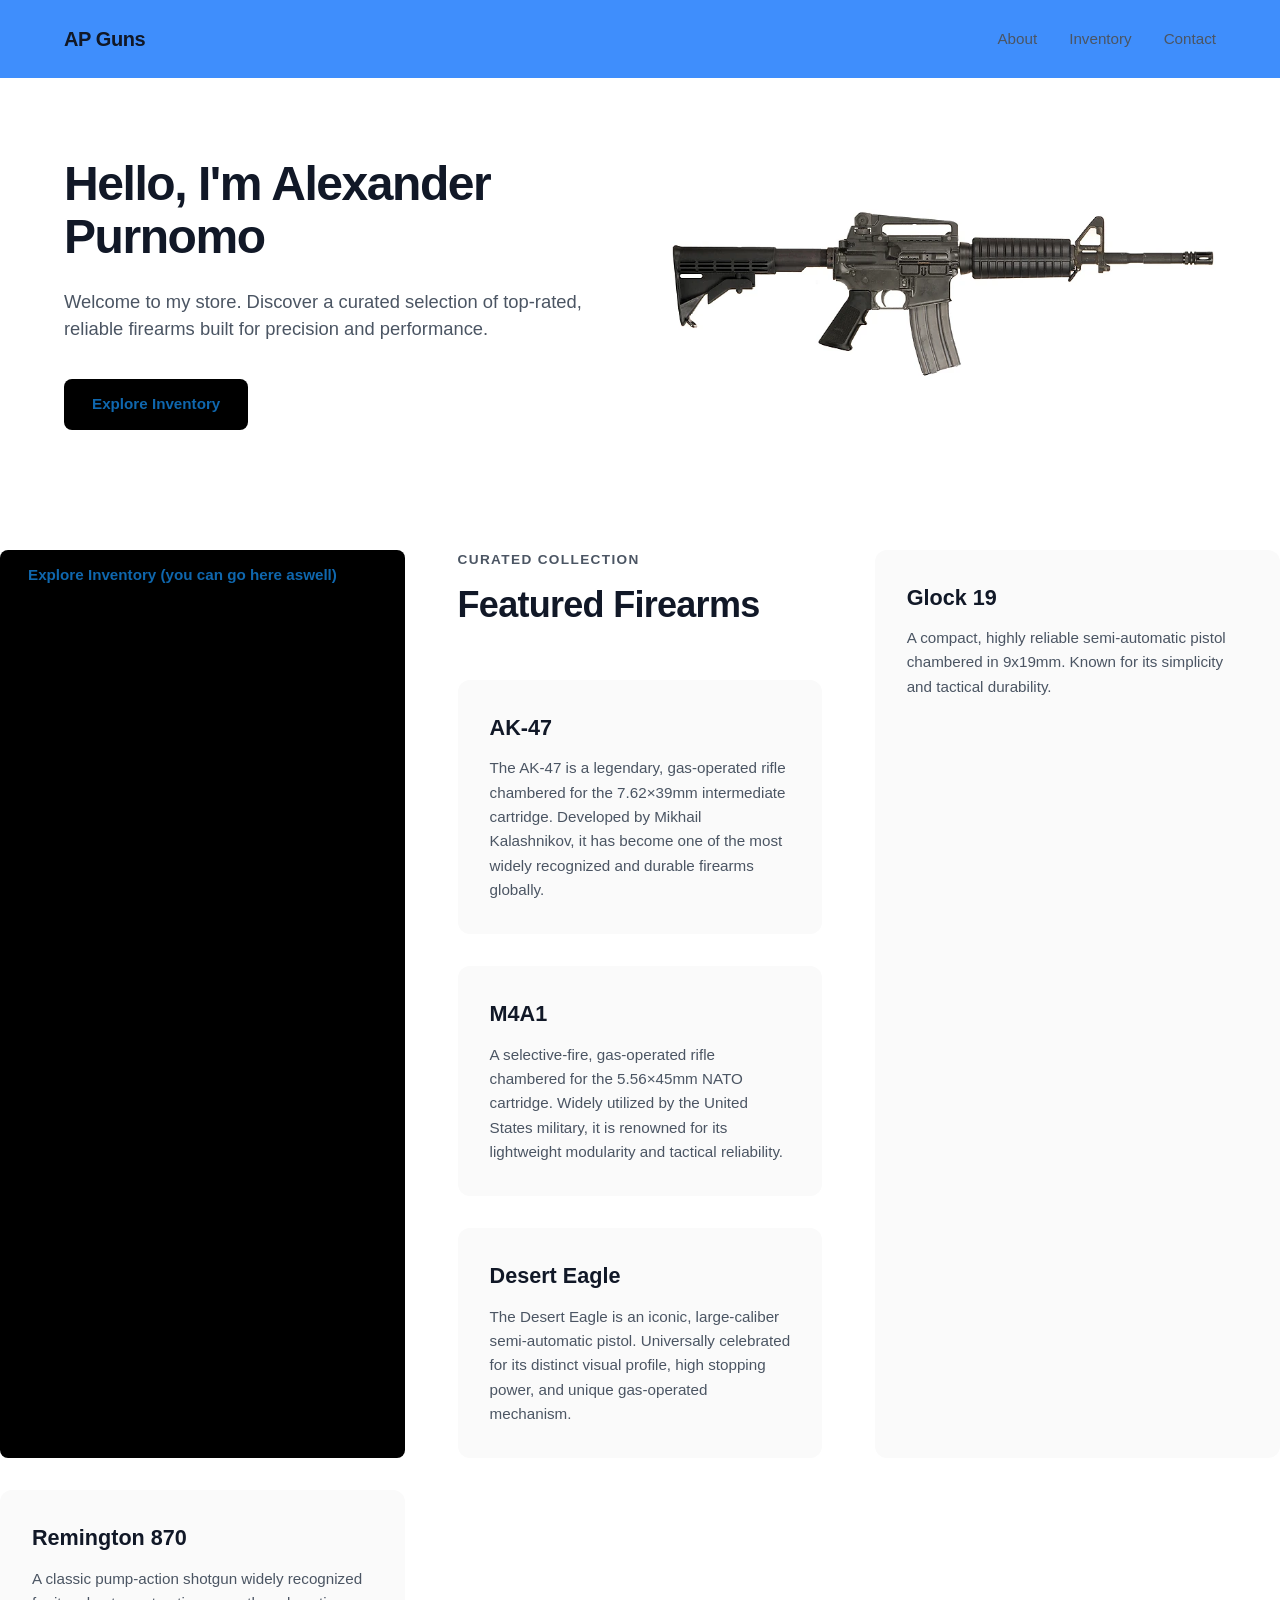
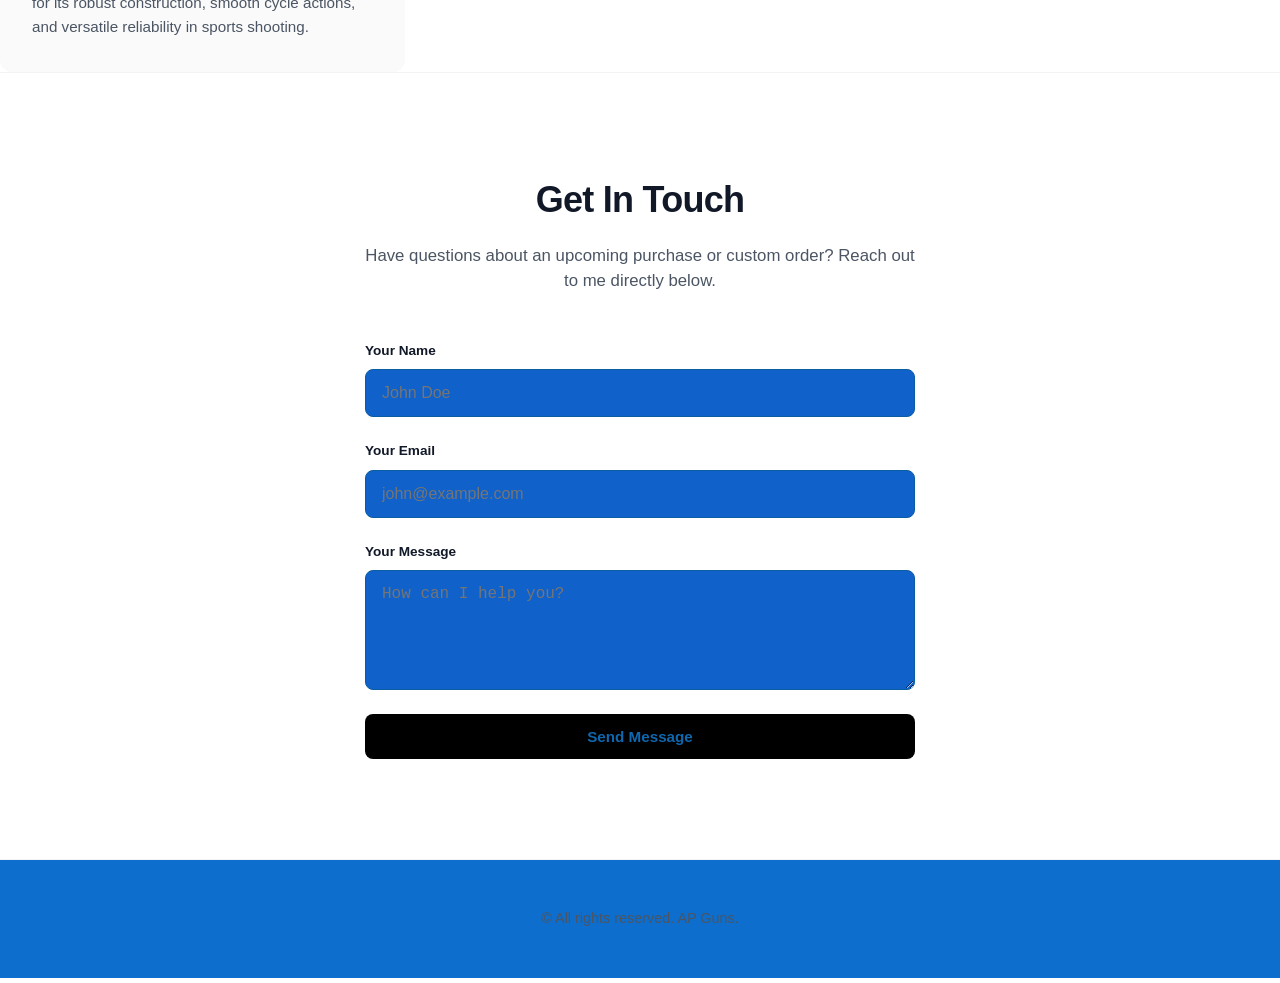
<file: index.html>
<!DOCTYPE html>
<html lang="en">
<head>
    <meta charset="UTF-8">
    <meta name="viewport" content="width=device-width, initial-scale=1.0">
    <title>Our Inventory</title>
    <!-- Both files link to the exact same style sheet -->
    <link rel="stylesheet" href="style.css"> 
</head>
<body>

    <!-- Navigation -->
    <header>
        <div class="container header-flex">
            <a href="#" class="logo">AP Guns</a>
            <nav>
                <ul class="nav-links">
                    <li><a href="about.html">About</a></li>
                    <li><a href="inventory.html">Inventory</a></li>
                    <li><a href="contact.html">Contact</a></li>
                </ul>
            </nav>
        </div>
    </header>

    <!-- Hero / About Section -->
    <section id="about" class="hero-section">
        <div class="container hero-grid">
            <div class="hero-text">
                <h2>Hello, I'm Alexander Purnomo</h2>
                <p>Welcome to my store. Discover a curated selection of top-rated, reliable firearms built for precision and performance.</p>
                <a href="inventory.html" class="btn">Explore Inventory</a>
            </div>
            <div class="hero-image-wrapper">
                <img src="ColtM4A1.webp" alt="Featured Firearm M4A1" class="hero-img">
            </div>
        </div>
    </section>

<div class="inventory-grid">

    <!-- Inside index.html - Hero Section -->
     <a href="inventory.html" class="btn">Explore Inventory (you can go here aswell)</a>
        <div class="container">
            <p class="section-subtitle">Curated Collection</p>
            <h2 class="section-title">Featured Firearms</h2>
            
            <div class="inventory-grid">
                <article class="item-card">
                    <div class="item-details">
                        <h3>AK-47</h3>
                        <p>The AK-47 is a legendary, gas-operated rifle chambered for the 7.62×39mm intermediate cartridge. Developed by Mikhail Kalashnikov, it has become one of the most widely recognized and durable firearms globally.</p>
                    </div>
                </article>

                <article class="item-card">
                    <div class="item-details">
                        <h3>M4A1</h3>
                        <p>A selective-fire, gas-operated rifle chambered for the 5.56×45mm NATO cartridge. Widely utilized by the United States military, it is renowned for its lightweight modularity and tactical reliability.</p>
                    </div>
                </article>

                <article class="item-card">
                    <div class="item-details">
                        <h3>Desert Eagle</h3>
                        <p>The Desert Eagle is an iconic, large-caliber semi-automatic pistol. Universally celebrated for its distinct visual profile, high stopping power, and unique gas-operated mechanism.</p>
                    </div>
                </article>
            </div>
        </div>
    </section>
    
    <!-- 4. NEW PRODUCT: Glock 19 Card -->
            <article class="item-card">
                <div class="item-details">
                    <h3>Glock 19</h3>
                    <p>A compact, highly reliable semi-automatic pistol chambered in 9x19mm. Known for its simplicity and tactical durability.</p>
                </div>
            </article>

            <!-- 5. NEW PRODUCT: Remington 870 Card -->
            <article class="item-card">
                <div class="item-details">
                    <h3>Remington 870</h3>
                    <p>A classic pump-action shotgun widely recognized for its robust construction, smooth cycle actions, and versatile reliability in sports shooting.</p>
                </div>
            </article>
        </div>
    </div>
</section>



    <!-- Contact Section -->
    <section id="contact" class="contact-section">
        <div class="container small-container">
            <h2 class="section-title text-center">Get In Touch</h2>
            <p class="section-desc text-center">Have questions about an upcoming purchase or custom order? Reach out to me directly below.</p>
            
            <form class="contact-form">
                <div class="form-group">
                    <label for="name">Your Name</label>
                    <input type="text" id="name" placeholder="John Doe" required>
                </div>
                <div class="form-group">
                    <label for="email">Your Email</label>
                    <input type="email" id="email" placeholder="john@example.com" required>
                </div>
                <div class="form-group">
                    <label for="message">Your Message</label>
                    <textarea id="message" rows="5" placeholder="How can I help you?" required></textarea>
                </div>
                <button type="submit" class="btn btn-full">Send Message</button>
            </form>
        </div>
    </section>

    <!-- Footer -->
    <footer>
        <div class="container">
            <p>&copy; All rights reserved. AP Guns.</p>
        </div>
    </footer>

</body>
</html>
</file>
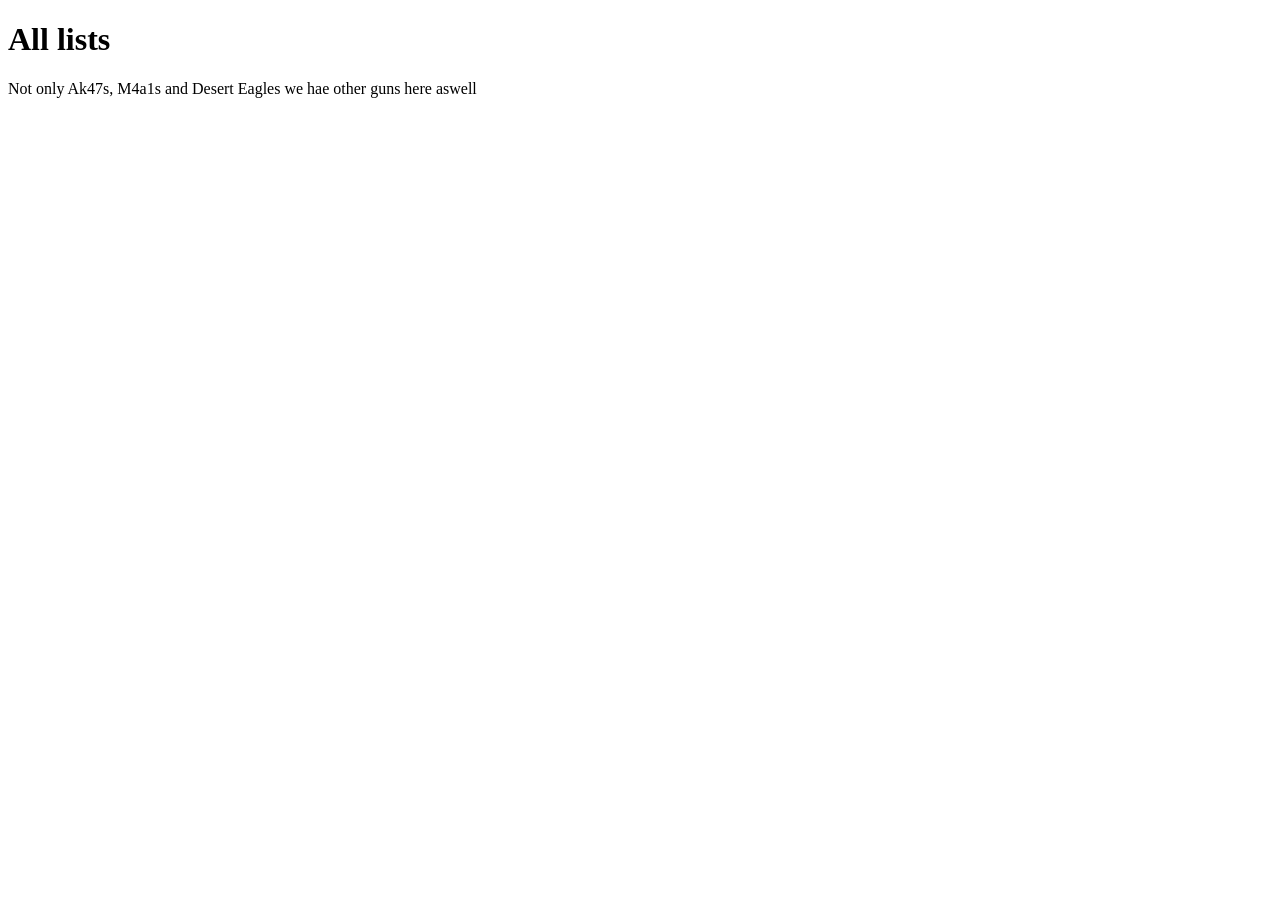
<file: APGuns.html>
<!DOCTYPE html>
<html lang="en">
<head>
    <meta charset="UTF-8">
    <meta name="viewport" content="width=device-width, initial-scale=1.0">
    <title>Document</title>
</head>
<body>
    <h1>All lists</h1>
    <p>Not only Ak47s, M4a1s and Desert Eagles we hae other guns here aswell</p>
</body>
</html>
</file>
<file: style.css>
/* Modern Typography & Reset */
* {
    margin: 0;
    padding: 0;
    box-sizing: border-box;
}

html {
    scroll-behavior: smooth;
}

:root {
    --bg-color: #ffffff;
    --text-primary: #111827;
    --text-secondary: #4b5563;
    --accent-color: #000000; /* Sophisticated modern black accent */
    --accent-hover: #2563eb; /* Modern vibrant blue for interaction */
    --border-subtle: #f3f4f6;
    --card-bg: #fafafa;
}

body {
    font-family: -apple-system, BlinkMacSystemFont, "Segoe UI", Roboto, Helvetica, Arial, sans-serif;
    color: var(--text-primary);
    background-color: var(--bg-color);
    line-height: 1.5;
    -webkit-font-smoothing: antialiased;
}

/* Layout Utilities */
.container {
    width: 90%;
    max-width: 1200px;
    margin: 0 auto;
}

.small-container {
    max-width: 550px;
}

/* Navigation Header */
header {
    background: rgba(15, 114, 252, 0.8);
    backdrop-filter: blur(8px); /* Modern blurred background effect */
    position: sticky;
    top: 0;
    z-index: 100;
    padding: 24px 0;
}

.header-flex {
    display: flex;
    justify-content: space-between;
    align-items: center;
}

.logo {
    font-size: 1.25rem;
    font-weight: 700;
    letter-spacing: -0.02em;
    text-decoration: none;
    color: var(--text-primary);
}

.nav-links {
    display: flex;
    list-style: none;
    gap: 32px;
}

.nav-links a {
    text-decoration: none;
    color: var(--text-secondary);
    font-size: 0.95rem;
    font-weight: 500;
    transition: color 0.2s ease;
}

.nav-links a:hover {
    color: var(--accent-hover);
}

/* Modern Side-by-Side Hero Section */
.hero-section {
    padding: 80px 0 120px 0;
}

.hero-grid {
    display: grid;
    grid-template-columns: 1fr 1fr;
    gap: 60px;
    align-items: center;
}

@media (max-width: 768px) {
    .hero-grid {
        grid-template-columns: 1fr;
        text-align: center;
        gap: 40px;
    }
}

.hero-text h2 {
    font-size: 3rem;
    font-weight: 800;
    letter-spacing: -0.03em;
    line-height: 1.1;
    margin-bottom: 24px;
}

.hero-text p {
    font-size: 1.15rem;
    color: var(--text-secondary);
    margin-bottom: 36px;
}

.hero-image-wrapper {
    display: flex;
    justify-content: center;
}

.hero-img {
    max-width: 100%;
    height: auto;
    border-radius: 12px;
}

/* Modern Typography Buttons */
.btn {
    display: inline-block;
    background: var(--accent-color);
    color: #0f67ae;
    padding: 14px 28px;
    text-decoration: none;
    border-radius: 8px;
    font-weight: 600;
    font-size: 0.95rem;
    border: none;
    cursor: pointer;
    transition: background-color 0.2s ease, transform 0.1s ease;
}

.btn:hover {
    background: var(--accent-hover);
}

.btn:active {
    transform: scale(0.98);
}

.btn-full {
    width: 100%;
}

/* Clean Inventory Grid */
.inventory-section {
    padding: 100px 0;
    border-top: 1px solid var(--border-subtle);
}

.section-subtitle {
    font-size: 0.85rem;
    text-transform: uppercase;
    letter-spacing: 0.1em;
    font-weight: 700;
    color: var(--text-secondary);
    margin-bottom: 8px;
}

.section-title {
    font-size: 2.25rem;
    font-weight: 800;
    letter-spacing: -0.02em;
    margin-bottom: 48px;
}

.inventory-grid {
    display: grid;
    grid-template-columns: repeat(auto-fit, minmax(320px, 1fr));
    gap: 32px;
}

.item-card {
    background: var(--card-bg);
    border-radius: 12px;
    padding: 32px;
    transition: transform 0.2s ease;
}

.item-card:hover {
    transform: translateY(-4px); /* Interactive lifting effect */
}

.item-card h3 {
    font-size: 1.35rem;
    font-weight: 700;
    margin-bottom: 12px;
}

.item-card p {
    color: var(--text-secondary);
    font-size: 0.95rem;
    line-height: 1.6;
}

/* Modern Form Elements */
.contact-section {
    padding: 100px 0;
    border-top: 1px solid var(--border-subtle);
}

.section-desc {
    color: var(--text-secondary);
    margin-top: -32px;
    margin-bottom: 48px;
    font-size: 1.05rem;
}

.text-center {
    text-align: center;
}

.contact-form {
    display: flex;
    flex-direction: column;
    gap: 24px;
}

.form-group {
    display: flex;
    flex-direction: column;
    gap: 8px;
}

.form-group label {
    font-size: 0.85rem;
    font-weight: 600;
    color: var(--text-primary);
}

.contact-form input, 
.contact-form textarea {
    width: 100%;
    padding: 14px 16px;
    border: 1px solid hwb(208 4% 36%);
    border-radius: 8px;
    font-size: 1rem;
    color: var(--text-primary);
    background-color: #1061c9;
    transition: border-color 0.2s ease, box-shadow 0.2s ease;
}

.contact-form input:focus, 
.contact-form textarea:focus {
    outline: none;
    border-color: var(--accent-hover);
    box-shadow: 0 0 0 4px rgba(37, 99, 235, 0.1); /* Subtle focal ring */
}

/* Footer */
footer {
    background: #0e6ecd;
    color: var(--text-secondary);
    text-align: center;
    padding: 48px 0;
    font-size: 0.9rem;
    border-top: 1px solid var(--border-subtle);
}
</file>
